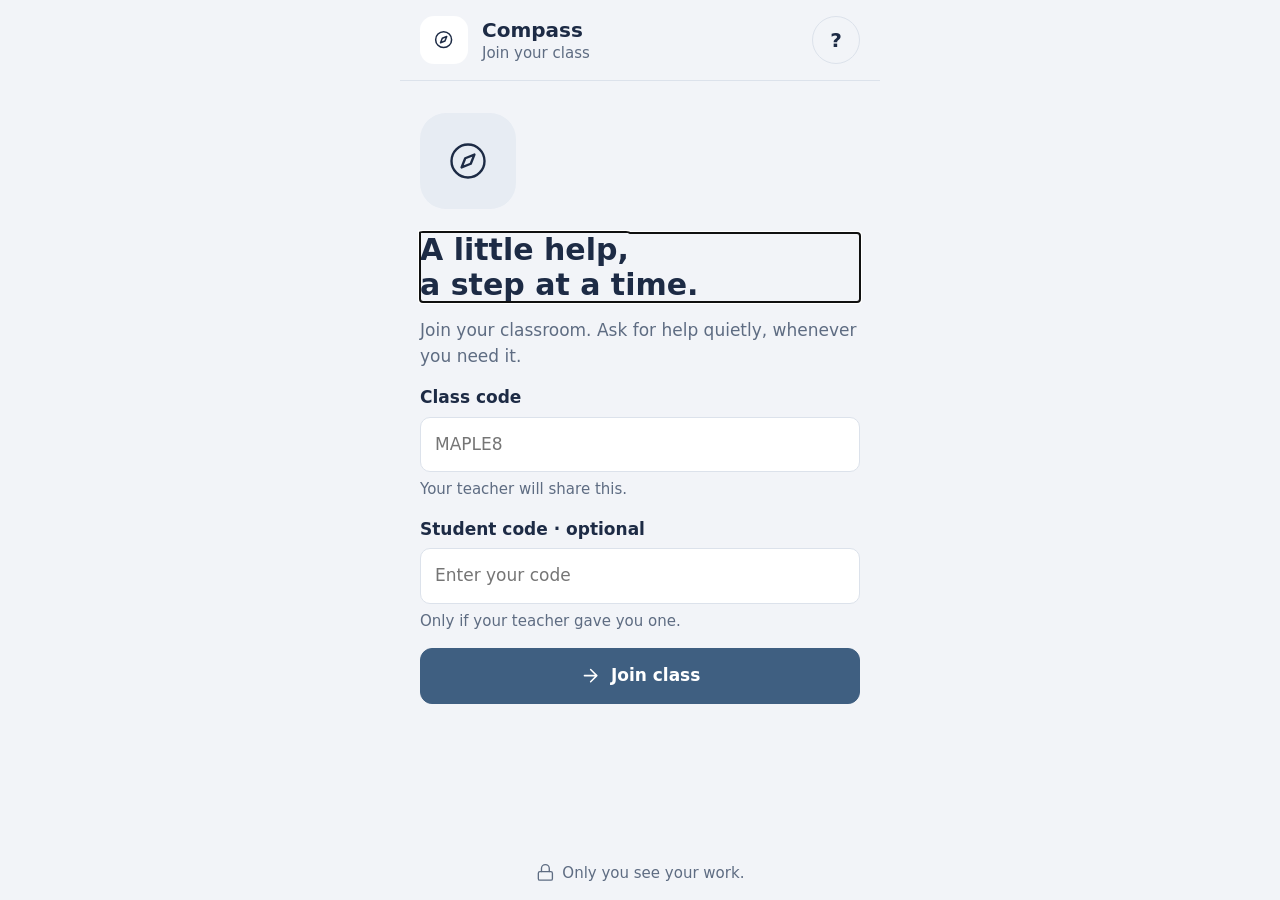
<file: static/index.html>
<!DOCTYPE html>
<html lang="en">
<head>
<meta charset="utf-8">
<meta name="viewport" content="width=device-width, initial-scale=1, viewport-fit=cover">
<title>Compass</title>
<link rel="stylesheet" href="/static/app.css">
</head>
<body>
<div id="app"></div>
<div id="layer"></div>
<input type="file" id="cam" accept="image/*" capture="environment" hidden>
<input type="file" id="up" accept="image/jpeg,image/png,image/webp" hidden>
<script src="/static/common.js"></script>
<script src="/static/student.js"></script>
</body>
</html>
</file>
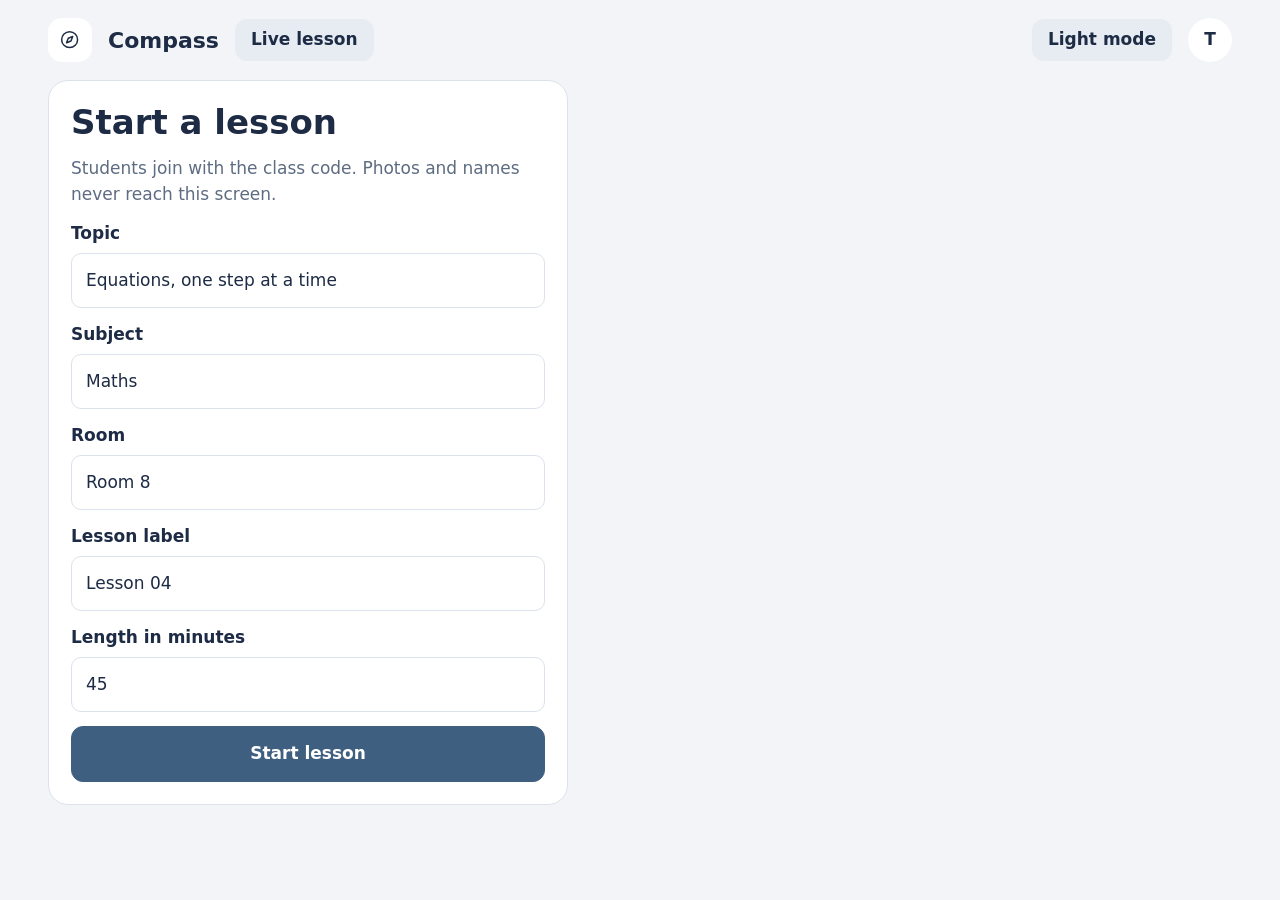
<file: static/teacher.html>
<!DOCTYPE html>
<html lang="en">
<head>
<meta charset="utf-8">
<meta name="viewport" content="width=device-width, initial-scale=1, viewport-fit=cover">
<title>Compass · Teacher</title>
<link rel="stylesheet" href="/static/app.css">
</head>
<body>
<div id="root" class="t"></div>
<div id="ov"></div>
<script src="/static/common.js"></script>
<script src="/static/teacher.js"></script>
</body>
</html>
</file>
<file: static/app.css>
:root{--bg:#F2F4F8;--card:#fff;--ink:#1D2B45;--mute:#5E6C82;--line:#DCE2EB;--btn:#3F5F81;--btn-ink:#fff;--chip:#E7ECF3;
--amber:#FCEFD0;--amber-ink:#7A4A12;--green:#E5F0E7;--green-ink:#3B6A4B;--wave:#B7791F;--sheet:#fff}
@media (prefers-color-scheme:dark){:root:not([data-theme="light"]){--bg:#15202F;--card:#1F2C40;--ink:#EAF0F8;--mute:#A7B4C7;--line:#2E3C52;--btn:#BBD1EA;--btn-ink:#14213A;--chip:#2A384D;--amber:#4A3A22;--amber-ink:#F1C987;--green:#2B4235;--green-ink:#A9D4B5;--sheet:#223049}}
:root[data-theme="dark"]{--bg:#15202F;--card:#1F2C40;--ink:#EAF0F8;--mute:#A7B4C7;--line:#2E3C52;--btn:#BBD1EA;--btn-ink:#14213A;--chip:#2A384D;--amber:#4A3A22;--amber-ink:#F1C987;--green:#2B4235;--green-ink:#A9D4B5;--sheet:#223049}
*{box-sizing:border-box}html{-webkit-text-size-adjust:100%}
body{margin:0;background:var(--bg);color:var(--ink);font:17px/1.5 Inter,system-ui,-apple-system,"Segoe UI",sans-serif;min-height:100vh}
button{font:inherit;color:inherit;cursor:pointer}button:focus-visible,input:focus-visible{outline:3px solid var(--wave);outline-offset:2px}
svg.i{width:1.25em;height:1.25em;fill:none;stroke:currentColor;stroke-width:1.7;stroke-linecap:round;stroke-linejoin:round;flex:none}
/* ---- student shell */
#app{max-width:480px;margin:0 auto;min-height:100vh;display:flex;flex-direction:column;background:var(--bg);padding-top:env(safe-area-inset-top,0)}
.top{display:flex;align-items:center;gap:14px;padding:16px 20px;border-bottom:1px solid var(--line)}
.sq{width:48px;height:48px;border-radius:14px;background:var(--card);border:0;display:grid;place-items:center}
.ttl{flex:1;line-height:1.2}.ttl b{display:block;font-size:20px}.ttl span{color:var(--mute);font-size:15px}
.round{width:48px;height:48px;border-radius:50%;border:1px solid var(--line);background:transparent;font-size:20px;font-weight:700}
main{flex:1;padding:24px 20px;display:flex;flex-direction:column;gap:16px}
h1{font-size:30px;line-height:1.15;margin:0}p{margin:0;color:var(--mute)}
.pill{align-self:flex-start;background:var(--chip);color:var(--mute);padding:6px 14px;border-radius:99px;font-size:15px}
.hero{width:96px;height:96px;border-radius:26px;background:var(--chip);display:grid;place-items:center;margin:8px 0}
.hero .i{width:44px;height:44px;stroke-width:1.3}
label{font-weight:600;display:block;margin-bottom:6px}.hint{font-size:15px;color:var(--mute);margin-top:6px}
input[type=text]{width:100%;padding:14px;border-radius:10px;border:1px solid var(--line);background:var(--card);color:var(--ink);font:inherit}
.btn{display:flex;align-items:center;justify-content:center;gap:10px;width:100%;min-height:56px;border-radius:12px;border:1px solid var(--line);background:var(--card);font-weight:600}
.btn.pri{background:var(--btn);color:var(--btn-ink);border-color:var(--btn)}.btn.link{border:0;background:none;color:var(--mute);min-height:44px}
.big{display:flex;gap:16px;align-items:center;text-align:left;width:100%;min-height:128px;padding:22px;border-radius:20px;border:0}
.big b{display:block;font-size:30px;line-height:1.1}.big span{font-size:17px}.big .i{width:34px;height:34px}
.big.lost{background:var(--amber);color:var(--amber-ink)}.big.got{background:var(--green);color:var(--green-ink)}
.card{background:var(--card);border-radius:20px;padding:20px;display:flex;flex-direction:column;gap:12px}
.card.amber{background:var(--amber);color:var(--amber-ink)}.card.amber p{color:inherit}.card h2{margin:0;font-size:22px}
.priv{display:flex;gap:8px;align-items:center;justify-content:center;color:var(--mute);font-size:15px;padding:16px 20px calc(16px + env(safe-area-inset-bottom,0))}
.toast{position:fixed;left:50%;transform:translateX(-50%);bottom:calc(24px + env(safe-area-inset-bottom,0));width:min(440px,calc(100% - 40px));background:var(--btn);color:var(--btn-ink);padding:18px 20px;border-radius:20px;display:flex;gap:12px;align-items:center;font-weight:600;z-index:20}
.center{display:flex;flex-direction:column;align-items:flex-start;gap:16px}.circle{width:180px;height:180px;border-radius:50%;background:var(--chip);display:grid;place-items:center;align-self:center;margin:24px 0}
.circle .i{width:64px;height:64px;stroke-width:1.2}
.bar{height:8px;border-radius:9px;background:var(--line);overflow:hidden;width:100%}.bar i{display:block;height:100%;background:var(--btn);transition:width .4s}
/* ---- photo result */
.photo{position:relative;border-radius:18px;overflow:hidden;background:var(--chip)}.photo img{display:block;width:100%}
.mk{position:absolute;left:8px;width:40px;height:40px;margin-top:-20px;border-radius:10px;display:grid;place-items:center;border:0;font-weight:700;background:var(--chip);color:var(--mute)}
.mk.ok{background:var(--green);color:var(--green-ink)}.mk.amber{background:var(--amber);color:var(--amber-ink)}
.badge,.tile{display:grid;place-items:center;color:var(--amber-ink);background:var(--amber);border-radius:10px}
.badge{position:absolute;right:8px;margin-top:-18px;padding:5px}.tile{width:36px;height:36px;flex:none}
.wave{position:absolute;height:6px;background:url("data:image/svg+xml,%3Csvg xmlns='http://www.w3.org/2000/svg' width='12' height='6'%3E%3Cpath d='M0 3Q3 0 6 3T12 3' fill='none' stroke='%23B7791F' stroke-width='1.5'/%3E%3C/svg%3E") repeat-x}
.wave.sure{height:11px;background:url("data:image/svg+xml,%3Csvg xmlns='http://www.w3.org/2000/svg' width='12' height='11'%3E%3Cpath d='M0 3Q3 0 6 3T12 3M0 8Q3 5 6 8T12 8' fill='none' stroke='%23B7791F' stroke-width='1.5'/%3E%3C/svg%3E") repeat-x}
.alt{position:absolute;margin-top:-16px;margin-left:6px;border:1px solid var(--line);background:var(--card);border-radius:99px;padding:4px 12px;font-size:15px}
.rows{display:flex;flex-direction:column;gap:8px}.row{display:flex;gap:12px;align-items:center;background:var(--card);border-radius:14px;padding:10px 12px;border:0;text-align:left;width:100%}
.row code{flex:1;font:600 18px ui-monospace,Menlo,monospace}.row.check code{text-decoration:underline wavy var(--wave) 1.5px;text-underline-offset:6px}
.mk.s{position:static;margin:0;flex:none}
.chips{display:flex;gap:8px;flex-wrap:wrap}.chip{padding:6px 14px;border-radius:99px;font-size:15px;font-weight:600;background:var(--chip)}.chip.a{background:var(--amber);color:var(--amber-ink)}.chip.g{background:var(--green);color:var(--green-ink)}
/* ---- sheet */
.back{position:fixed;inset:0;background:#0007;z-index:30}
.sheet{position:fixed;left:0;right:0;bottom:0;max-width:480px;margin:0 auto;background:var(--sheet);border-radius:28px 28px 0 0;padding:20px 20px calc(20px + env(safe-area-inset-bottom,0));z-index:31;max-height:88vh;overflow:auto;display:flex;flex-direction:column;gap:14px}
.sheet h2{margin:0;font-size:26px}.sheet .hd{display:flex;justify-content:space-between;align-items:center}
.try{background:var(--chip);border-radius:14px;padding:14px 16px}.try b{display:block;margin-bottom:4px}.try code{font:600 22px ui-monospace,Menlo,monospace}
.leg{display:flex;gap:14px;align-items:center}.leg .mk{position:static;margin:0;flex:none;width:48px;height:48px}.leg b{display:block}.leg span{color:var(--mute);font-size:15px}
.demo{background:var(--chip);color:var(--mute);font-size:14px;padding:6px 12px;border-radius:99px;align-self:flex-start}
/* ---- teacher */
.t{max-width:1240px;margin:0 auto;padding:0 28px 40px}.t header{display:flex;align-items:center;gap:16px;padding:18px 0}
.t .nav{padding:8px 16px;border-radius:12px;background:var(--chip);font-weight:600}.sp{flex:1}
.t h1{font-size:34px}.grid{display:grid;grid-template-columns:repeat(12,1fr);gap:20px}.c4{grid-column:span 4}.c8{grid-column:span 8}.c7{grid-column:span 7}.c5{grid-column:span 5}
@media(max-width:900px){.c4,.c8,.c7,.c5{grid-column:span 12}}
.pc{background:var(--card);border-radius:20px;padding:22px;border:1px solid var(--line)}.pc h2{margin:0 0 6px;font-size:22px}
.live{display:inline-flex;gap:8px;align-items:center;background:var(--green);color:var(--green-ink);padding:6px 14px;border-radius:99px;font-size:15px}.live::before{content:"";width:9px;height:9px;border-radius:50%;background:currentColor}
.live.off{background:var(--chip);color:var(--mute)}
.num{font-size:64px;font-weight:700;color:var(--amber-ink);line-height:1}.seg{display:flex;gap:3px;margin:14px 0}.seg i{flex:1;height:22px;border-radius:3px;background:var(--line)}.seg i.l{background:var(--wave)}.seg i.g{background:var(--green-ink)}
.chart{display:flex;align-items:flex-end;gap:8px;height:180px;margin-top:14px;border-bottom:1px solid var(--line)}.chart i{flex:1;background:#8FA1B8;border-radius:5px 5px 0 0;min-height:4px;position:relative}.chart i.pk{background:var(--wave)}
.chart i em{position:absolute;top:-22px;left:50%;transform:translateX(-50%);font:600 14px Inter,sans-serif;font-style:normal;color:var(--amber-ink)}
.xs{display:flex;gap:8px;color:var(--mute);font-size:13px}.xs span{flex:1;text-align:center}
table{width:100%;border-collapse:separate;border-spacing:6px}th{font-weight:500;color:var(--mute);font-size:14px}td.h{text-align:center;padding:12px;border-radius:8px;font-weight:700}td.l{white-space:nowrap}
.ins{background:var(--amber);color:var(--amber-ink)}.ins h3{font-size:26px;margin:8px 0;line-height:1.2}.ins p{color:inherit}
.work{display:grid;grid-template-columns:90px 1fr auto;gap:10px;padding:12px 0;border-top:1px solid var(--line);align-items:center}.work.hd{border:0;color:var(--mute)}
.plan li{margin:6px 0;list-style:none;display:flex;gap:14px}.plan li b{width:48px;flex:none}.plan ul{padding:0;margin:12px 0}
.over{position:fixed;inset:0;background:var(--bg);z-index:50;padding:8vh 8vw;overflow:auto}.over h1{font-size:clamp(36px,6vw,64px)}.over li{font-size:clamp(24px,3.4vw,40px);margin:24px 0;list-style:none}
@media (prefers-reduced-motion:reduce){*{transition:none!important}}
</file>
